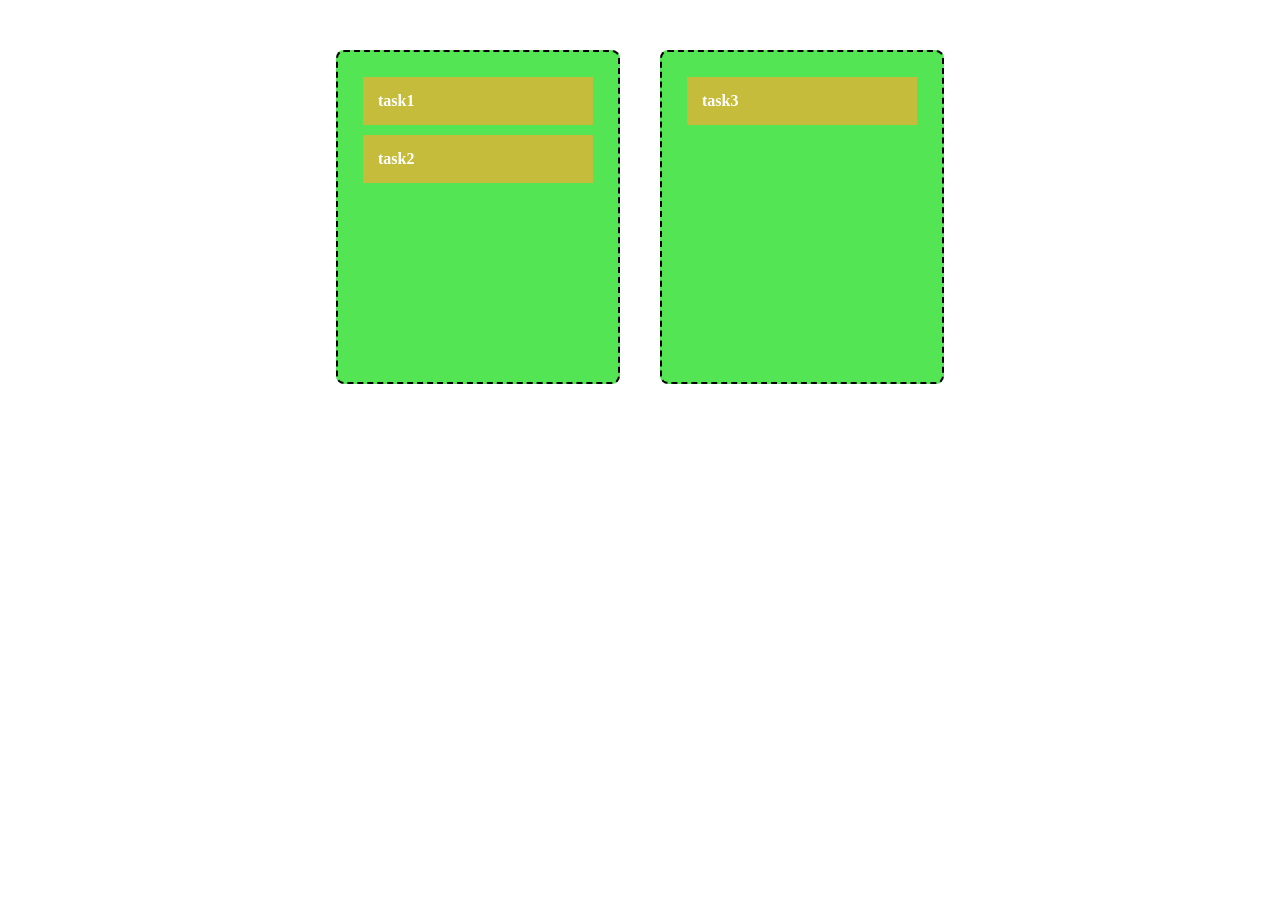
<file: Dailyclasses/index.html>
<!-- <07.03.26>

<!DOCTYPE html>
<html lang="en">
<head>
    <meta charset="UTF-8">
    <meta name="viewport" content="width=device-width, initial-scale=1.0">
    <title>my doc title </title>
</head>
<body>
    <h1 class ="phela"> Hello world </h1>
    <h1 class ="phela"> Hiiiiii guyssss </h1>
    <h2 class ="dusra">hiii</h2>
    <div id="container">
        <h1>hola</h1>

    </div>
    
</body>
<script src ="script.js"></script>
</html>  -->


<!--10.03.26-->

<!-- <form id="userform">
    <input type="text" id ="username" placeholder="Enter Name ">
    <input type="email" id="usermail" placeholder="Enter Email">
    <button type="submit" >Submit Data</button>


</form>
 <div id="displayArea"></div>

 <script>
    const form = document.getElementById('userform');
    const displayArea = document.getElementById('displayArea');

    form.addEventListener('submit',function(event){
        event.preventDefault();

        const name = document.getElementById('username').value;
        const email = document.getElementById('usermail').value;
        
        displayArea.innerHTML = `
            <h3>Submitted Data</h3>
            <p>Name: ${name}</p>
            <p>Email: ${email}</p>
            
        `;
    });
 </script> -->

 <!-- <Assignment1: contact form with message field>
 <form id="userform">
    <input type="text" id ="username" placeholder="Enter Name ">
    <input type="email" id="usermail" placeholder="Enter Email">
    <input type="message" id="usermessage" placeholder="Enter Message">
    <button type="submit" >Submit Data</button>
</form>
 <div id="displayArea"></div>

 <script>
    const form = document.getElementById('userform');
    const displayArea = document.getElementById('displayArea');

    form.addEventListener('submit',function(event){
        event.preventDefault();

        const name = document.getElementById('username').value;
        const email = document.getElementById('usermail').value;
        const message = document.getElementById('usermessage').value;
        
        displayArea.innerHTML = `
            
            <h3>Submitted Data</h3>
            <p>Name: ${name}</p>
            <p>Email: ${email}</p>
            <p>Message: ${message}</p>
            
            
        `;
    });
 </script> -->

 <!-- </Assignment2:>
 <To make todo list app>
    <form id="todoform">
        <input type="text" id ="todoinput" placeholder="Enter your task ">
        <button type="submit" >Add Task</button>
        <button type="button" id="clearbtn">Clear Tasks</button>
    </form>

        <script>
            const todoForm = document.getElementById('todoform');
            const todoInput = document.getElementById('todoinput');
            const clearBtn = document.getElementById('clearbtn');

            todoForm.addEventListener('submit', function(event){
                event.preventDefault();
                const task = todoInput.value.trim();
                if(task){
                    addTask(task);
                    todoInput.value = '';
                }
            });

            clearBtn.addEventListener('click', function(){
                const tasks = document.querySelectorAll('.task');
                tasks.forEach(task => task.remove());
            });

            function addTask(task){
                const taskItem = document.createElement('div');
                taskItem.classList.add('task');
                taskItem.textContent = task;
                document.body.appendChild(taskItem);
            }
        </script> -->
<!--28.03.26-->
<!DOCTYPE html>
<html lang="en">
<head>
    <meta charset="UTF-8">
    <meta name="viewport" content="width=device-width, initial-scale=1.0">
    <title>Drag drop</title>
    <link rel="stylesheet" href="script.css">
</head>
<body>
    <div class="container" id="left">
        <div class="item" id="task-1" draggable="true">task1</div>
        <div class="item" id="task-2" draggable="true">task2</div>
    </div>
    <div class="container" id="right">
        <div class="item" id="task-3" draggable="true">task3</div>

    </div>
    <script src="script.js"></script>
</body>
</html>
</file>
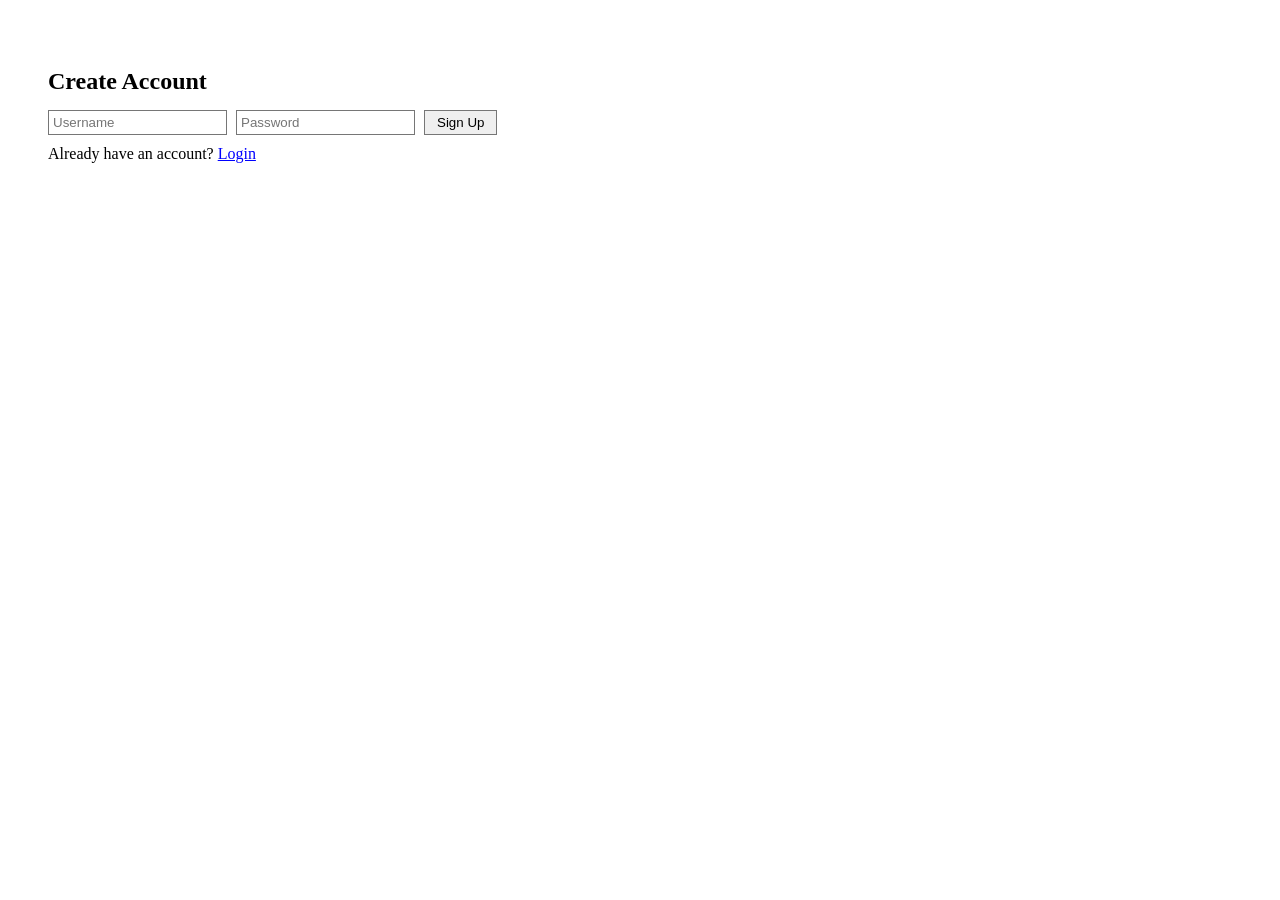
<file: Dipankar-Swain/index.html>
<!-- <07.03.26>

<!DOCTYPE html>
<html lang="en">
<head>
    <meta charset="UTF-8">
    <meta name="viewport" content="width=device-width, initial-scale=1.0">
    <title>my doc title </title>
</head>
<body>
    <h1 class ="phela"> Hello world </h1>
    <h1 class ="phela"> Hiiiiii guyssss </h1>
    <h2 class ="dusra">hiii</h2>
    <div id="container">
        <h1>hola</h1>

    </div>
    
</body>
<script src ="script.js"></script>
</html>  -->


<!--10.03.26-->

<!-- <form id="userform">
    <input type="text" id ="username" placeholder="Enter Name ">
    <input type="email" id="usermail" placeholder="Enter Email">
    <button type="submit" >Submit Data</button>


</form>
 <div id="displayArea"></div>

 <script>
    const form = document.getElementById('userform');
    const displayArea = document.getElementById('displayArea');

    form.addEventListener('submit',function(event){
        event.preventDefault();

        const name = document.getElementById('username').value;
        const email = document.getElementById('usermail').value;
        
        displayArea.innerHTML = `
            <h3>Submitted Data</h3>
            <p>Name: ${name}</p>
            <p>Email: ${email}</p>
            
        `;
    });
 </script> -->

 <!-- <Assignment1: contact form with message field>
 <form id="userform">
    <input type="text" id ="username" placeholder="Enter Name ">
    <input type="email" id="usermail" placeholder="Enter Email">
    <input type="message" id="usermessage" placeholder="Enter Message">
    <button type="submit" >Submit Data</button>
</form>
 <div id="displayArea"></div>

 <script>
    const form = document.getElementById('userform');
    const displayArea = document.getElementById('displayArea');

    form.addEventListener('submit',function(event){
        event.preventDefault();

        const name = document.getElementById('username').value;
        const email = document.getElementById('usermail').value;
        const message = document.getElementById('usermessage').value;
        
        displayArea.innerHTML = `
            
            <h3>Submitted Data</h3>
            <p>Name: ${name}</p>
            <p>Email: ${email}</p>
            <p>Message: ${message}</p>
            
            
        `;
    });
 </script> -->

 <!-- </Assignment2:>
 <To make todo list app>
    <form id="todoform">
        <input type="text" id ="todoinput" placeholder="Enter your task ">
        <button type="submit" >Add Task</button>
        <button type="button" id="clearbtn">Clear Tasks</button>
    </form>

        <script>
            const todoForm = document.getElementById('todoform');
            const todoInput = document.getElementById('todoinput');
            const clearBtn = document.getElementById('clearbtn');

            todoForm.addEventListener('submit', function(event){
                event.preventDefault();
                const task = todoInput.value.trim();
                if(task){
                    addTask(task);
                    todoInput.value = '';
                }
            });

            clearBtn.addEventListener('click', function(){
                const tasks = document.querySelectorAll('.task');
                tasks.forEach(task => task.remove());
            });

            function addTask(task){
                const taskItem = document.createElement('div');
                taskItem.classList.add('task');
                taskItem.textContent = task;
                document.body.appendChild(taskItem);
            }
        </script> -->

      <!DOCTYPE html>
<html lang="en">
<head>
    <meta charset="UTF-8">
    <meta name="viewport" content="width=device-width, initial-scale=1.0">
    <title>Auth Page</title>
    <style>
        body {
            font-family: "Times New Roman", Times, serif;
            padding: 40px;
        }
        .form-section {
            margin-bottom: 30px;
        }
        /* Hide the login section initially */
        #login-section {
            display: none;
        }
        input {
            padding: 4px;
            margin-right: 5px;
            border: 1px solid #767676;
        }
        button {
            padding: 4px 12px;
            cursor: pointer;
            background-color: #efefef;
            border: 1px solid #767676;
        }
        h2 {
            font-size: 24px;
            margin-bottom: 15px;
            font-weight: bold;
        }
        p {
            margin-top: 10px;
        }
        a {
            color: blue;
            text-decoration: underline;
            cursor: pointer;
        }
    </style>
</head>
<body>

    <div id="signup-section" class="form-section">
        <h2>Create Account</h2>
        <form onsubmit="event.preventDefault(); showLogin();">
            <input type="text" placeholder="Username" required>
            <input type="password" placeholder="Password" required>
            <button type="submit">Sign Up</button>
        </form>
        <p>Already have an account? <a onclick="showLogin()">Login</a></p>
    </div>

    <div id="login-section" class="form-section">
        <h2>Welcome back</h2>
        <form onsubmit="event.preventDefault(); alert('Logged in!');">
            <input type="text" placeholder="Username" required>
            <input type="password" placeholder="Password" required>
            <button type="submit">Login</button>
        </form>
        <p>New here? <a onclick="showSignup()">Sign Up</a></p>
    </div>

    <script>
        const signup = document.getElementById('signup-section');
        const login = document.getElementById('login-section');

        function showLogin() {
            signup.style.display = 'none';
            login.style.display = 'block';
        }

        function showSignup() {
            login.style.display = 'none';
            signup.style.display = 'block';
        }
    </script>

</body>
</html>
</file>
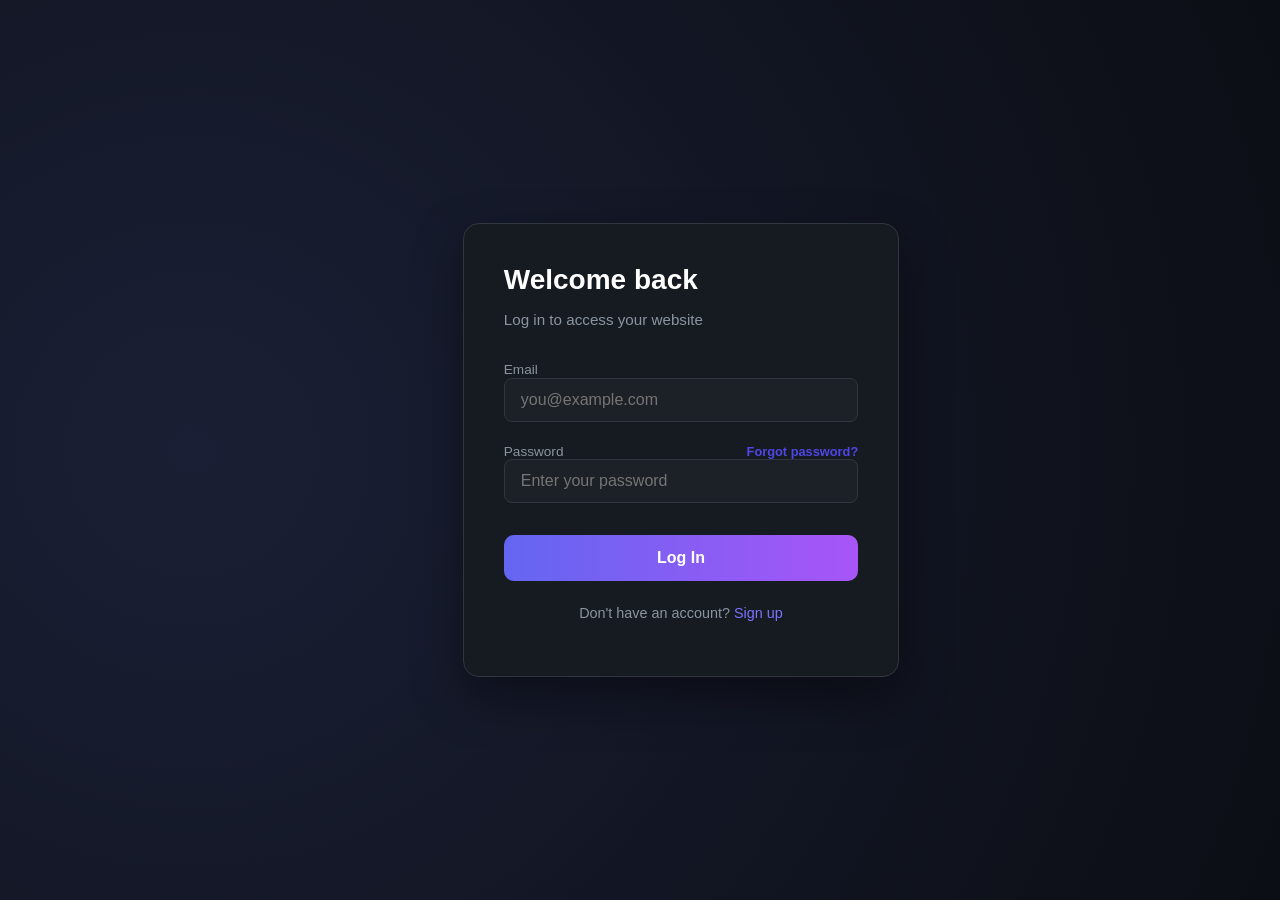
<file: PROJECT/signin.html>
<!DOCTYPE html>
<html lang="en">
<head>
    <link rel="stylesheet" href="signin.css">
</head>
<body>
    <div class="container">
        <div class="form-card">
            <h1>Welcome back</h1>
            <p class="subtitle">Log in to access your website</p>

            <form id="signinForm">
                <div class="input-group">
                    <label>Email</label>
                    <input type="email" placeholder="you@example.com" required>
                </div>
                <div class="input-group">
                    <div style="display: flex; justify-content: space-between;">
                        <label>Password</label>
                        <a href="#" class="forgot-link">Forgot password?</a>
                    </div>
                    <div class="password-wrapper">
                        <input type="password" placeholder="Enter your password" required>
                    </div>
                </div>
                
                <button type="submit" class="btn-primary">Log In</button>
            </form>

            <p class="footer-text">Don't have an account? <a href="signup.html">Sign up</a></p>
        </div>
    </div>
    <script src="signin.js"></script>
</body>
</html>
</file>
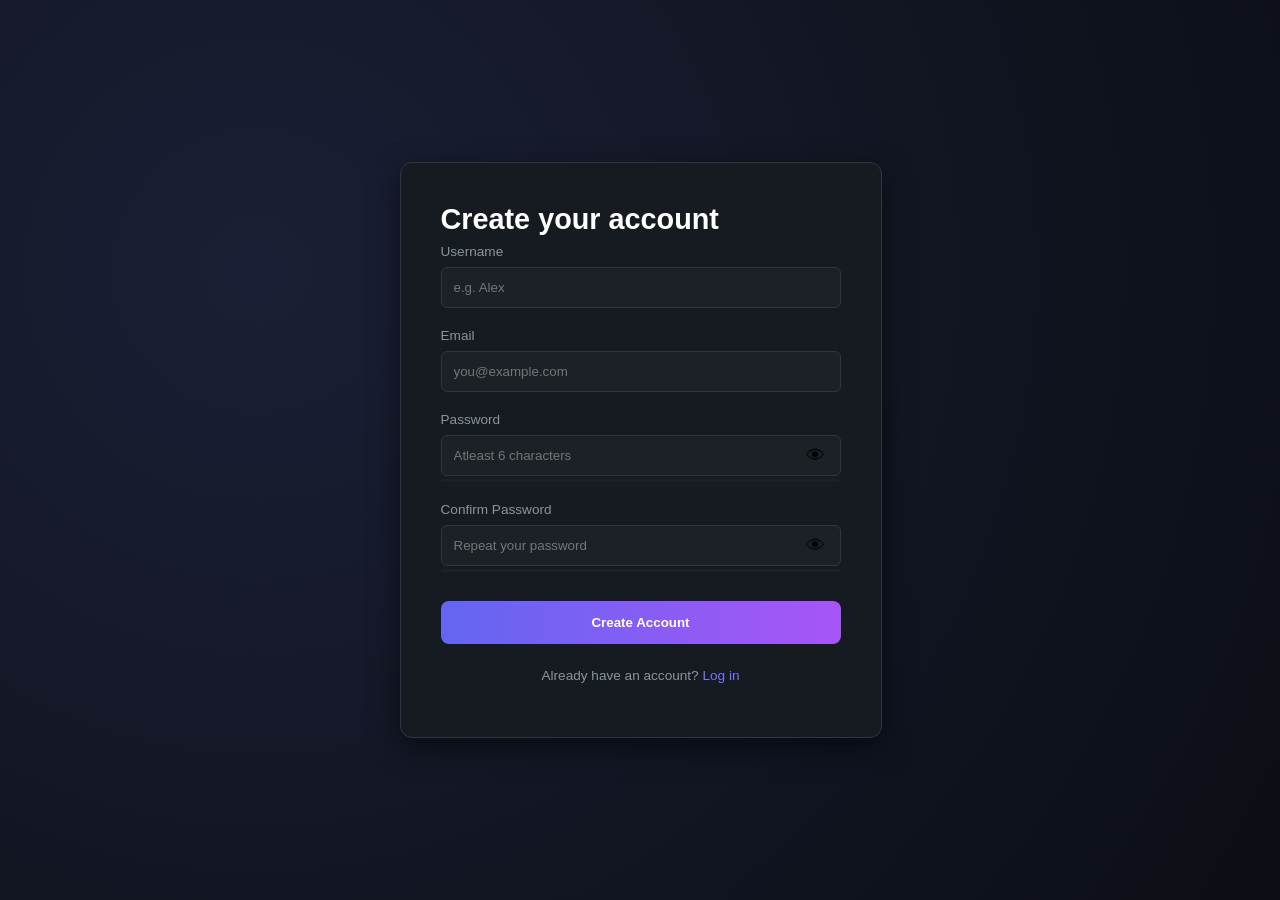
<file: PROJECT/signup.html>
<!DOCTYPE html>
<html lang="en">
<head>
    <link rel="stylesheet" href="signup.css">
</head>
<body>
    <div class="container">
        <div class="form-card">
            <h1>Create your account</h1>

            <form id="signupForm">
                <div class="input-group">
                    <label>Username</label>
                    <input type="text" placeholder="e.g. Alex" required>
                </div>
                <div class="input-group">
                    <label>Email</label>
                    <input type="email" placeholder="you@example.com" required>
                </div>
                <div class="input-group">
                    <label>Password</label>
                    <div class="password-wrapper">
                        <input type="password" placeholder="Atleast 6 characters" pattern="(?=.*!@#$%^&*()-+)(?=.*[0-9])(?=.*[a-z])(?=.*[A-Z]).{8,}" id="myInput0" required>
                        <button type="button" class="toggle-password" onclick="myFunction0()">👁</button>
                    
                    </div>
                    <div class="password-strength">
                
                    </div>
                    
                </div>
                <div class="input-group">
                    <label>Confirm Password</label>
                    <div class="password-wrapper">
                        <input type="password" placeholder="Repeat your password" pattern="(?=.*!@#$%^&*()-+)(?=.*[0-9])(?=.*[a-z])(?=.*[A-Z]).{8,}" id="myInput1" required>
                        <button type="button" class="toggle-password" onclick="myFunction1()">👁</button>
                    </div>
                    <div class="password-strength">

                    </div>
                </div>
                <button type="submit" class="btn-primary">Create Account</button>
            </form>

            <p class="footer-text">Already have an account? <a href="signin.html">Log in</a></p>
        </div>
    </div>
    <script src="signup.js"></script>
</body>
</html>
</file>
<file: Dailyclasses/script.css>
body{
    display:flex;
    justify-content: center;
    gap: 40px;
    margin: 50px;
    font-family: Cambria, Cochin, Georgia, Times, 'Times New Roman', serif;
}

.container{
    width: 250px;
    min-height: 300px;
    background-color: rgb(83, 229, 83);
    color: white;
    padding: 15px;
    border-radius: 8px;
    border: 2px dashed black;
}
.item{
    padding: 15px;
    margin: 10px;
    background-color:rgb(197, 188, 59);
    color: white;
    font-weight: bold;
    border: 4px;
    cursor: grab;

}
.item.dragging{
    opacity: 0.5;
}
</file>
<file: PROJECT/signin.css>
:root {
    --bg-dark: #0b0e14;
    --card-bg: #161b22;
    --input-bg: #1c2128;
    --text-main: #ffffff;
    --text-muted: #8b949e;
    --accent: #7c72ff;
    --accent-hover: #8e85ff;
    --border-color: #30363d;
}

body {
    margin: 0;
    font-family: 'Inter', -apple-system, BlinkMacSystemFont, "Segoe UI", Roboto, sans-serif;
    background: radial-gradient(circle at 15% 50%, #1a1f35 0%, var(--bg-dark) 100%);
    color: var(--text-main);
    display: flex;
    justify-content: center;
    align-items: center;
    min-height: 100vh;
}

.form-card {
    background: var(--card-bg);
    padding: 40px;
    border-radius: 16px;
    width: 100%;
    max-width: 420px;
    box-shadow: 0 20px 50px rgba(0, 0, 0, 0.4);
    border: 1px solid var(--border-color);
}


h1 {
    font-size: 1.75rem;
    font-weight: 700;
    margin: 0 0 10px 0;
}

.subtitle {
    color: var(--text-muted);
    font-size: 0.95rem;
    margin-bottom: 32px;
}

.input-group {
    margin-bottom: 22px;
}

.label-row {
    display: flex;
    justify-content: space-between;
    align-items: center;
    margin-bottom: 8px;
}

label {
    font-size: 0.85rem;
    color: var(--text-muted);
    font-weight: 500;
}

input {
    width: 100%;
    padding: 12px 16px;
    background: var(--input-bg);
    border: 1px solid var(--border-color);
    border-radius: 8px;
    color: white;
    font-size: 1rem;
    box-sizing: border-box;
    transition: border-color 0.2s;
}

input:focus {
    outline: none;
    border-color: var(--accent);
}

.password-wrapper {
    position: relative;
}

.forgot-link {
    color: #4f46e5; 
    text-decoration: none;
    font-size: 0.8rem;
    font-weight: 600;
}

.forgot-link:hover {
    text-decoration: underline;
}

.btn-primary {
    width: 100%;
    padding: 14px;
    background: linear-gradient(90deg, #6366f1, #a855f7);
    border: none;
    border-radius: 10px;
    color: white;
    font-size: 1rem;
    font-weight: 600;
    cursor: pointer;
    margin-top: 10px;
    transition: transform 0.1s ease, opacity 0.2s;
}

.btn-primary:hover {
    opacity: 0.95;
}

.btn-primary:active {
    transform: scale(0.98);
}

.footer-text {
    text-align: center;
    font-size: 0.9rem;
    color: var(--text-muted);
    margin-top: 24px;
}

.footer-text a {
    color: var(--accent);
    text-decoration: none;
    font-weight: 500;
}

.footer-text a:hover {
    text-decoration: underline;
}
</file>
<file: PROJECT/signup.css>
:root {
    --bg-dark: #0b0e14;
    --card-bg: #161b22;
    --input-bg: #1c2128;
    --text-main: #ffffff;
    --text-muted: #8b949e;
    --accent: #7c72ff;
    --accent-hover: #8e85ff;
}

body {
    margin: 0;
    font-family: 'Inter', -apple-system, sans-serif;
    background: radial-gradient(circle at 20% 30%, #1a1f35 0%, var(--bg-dark) 100%);
    color: var(--text-main);
    display: flex;
    justify-content: center;
    align-items: center;
    min-height: 100vh;
}

.form-card {
    background: var(--card-bg);
    padding: 40px;
    border-radius: 12px;
    width: 100%;
    max-width: 400px;
    box-shadow: 0 10px 30px rgba(0,0,0,0.5);
    border: 1px solid #30363d;
}

h1 { font-size: 1.8rem; margin: 0 0 8px 0; }
.subtitle { color: var(--text-muted); font-size: 0.9rem; margin-bottom: 32px; }

.input-group { margin-bottom: 20px; }
label { display: block; font-size: 0.85rem; margin-bottom: 8px; color: var(--text-muted); }

input {
    width: 100%;
    padding: 12px;
    background: var(--input-bg);
    border: 1px solid #30363d;
    border-radius: 6px;
    color: white;
    box-sizing: border-box;
}

.password-wrapper { position: relative; }
.btn-primary {
    width: 100%;
    padding: 14px;
    background: linear-gradient(90deg, #6366f1, #a855f7);
    border: none;
    border-radius: 8px;
    color: white;
    font-weight: 600;
    cursor: pointer;
    margin-top: 9px;
    transition: opacity 0.2s;
}

.btn-primary:hover { opacity: 0.9; }

.footer-text { text-align: center; font-size: 0.85rem; color: var(--text-muted); margin-top: 24px; }
.footer-text a { color: var(--accent); text-decoration: none; }

.password-strength {
  border-radius: 5px;
  background-color: var(--input-bg);
  color: var(--text-muted);
  margin-top: 3px;
  padding: 1px;
  width: 397px;
  height: 1px;
}

.toggle-password {
  position: absolute;
  right: 10px;
  top: 50%;
  transform: translateY(-50%);
  background: none;
  border: none;
  cursor: pointer;
  font-size: 1.2rem;
}
</file>
